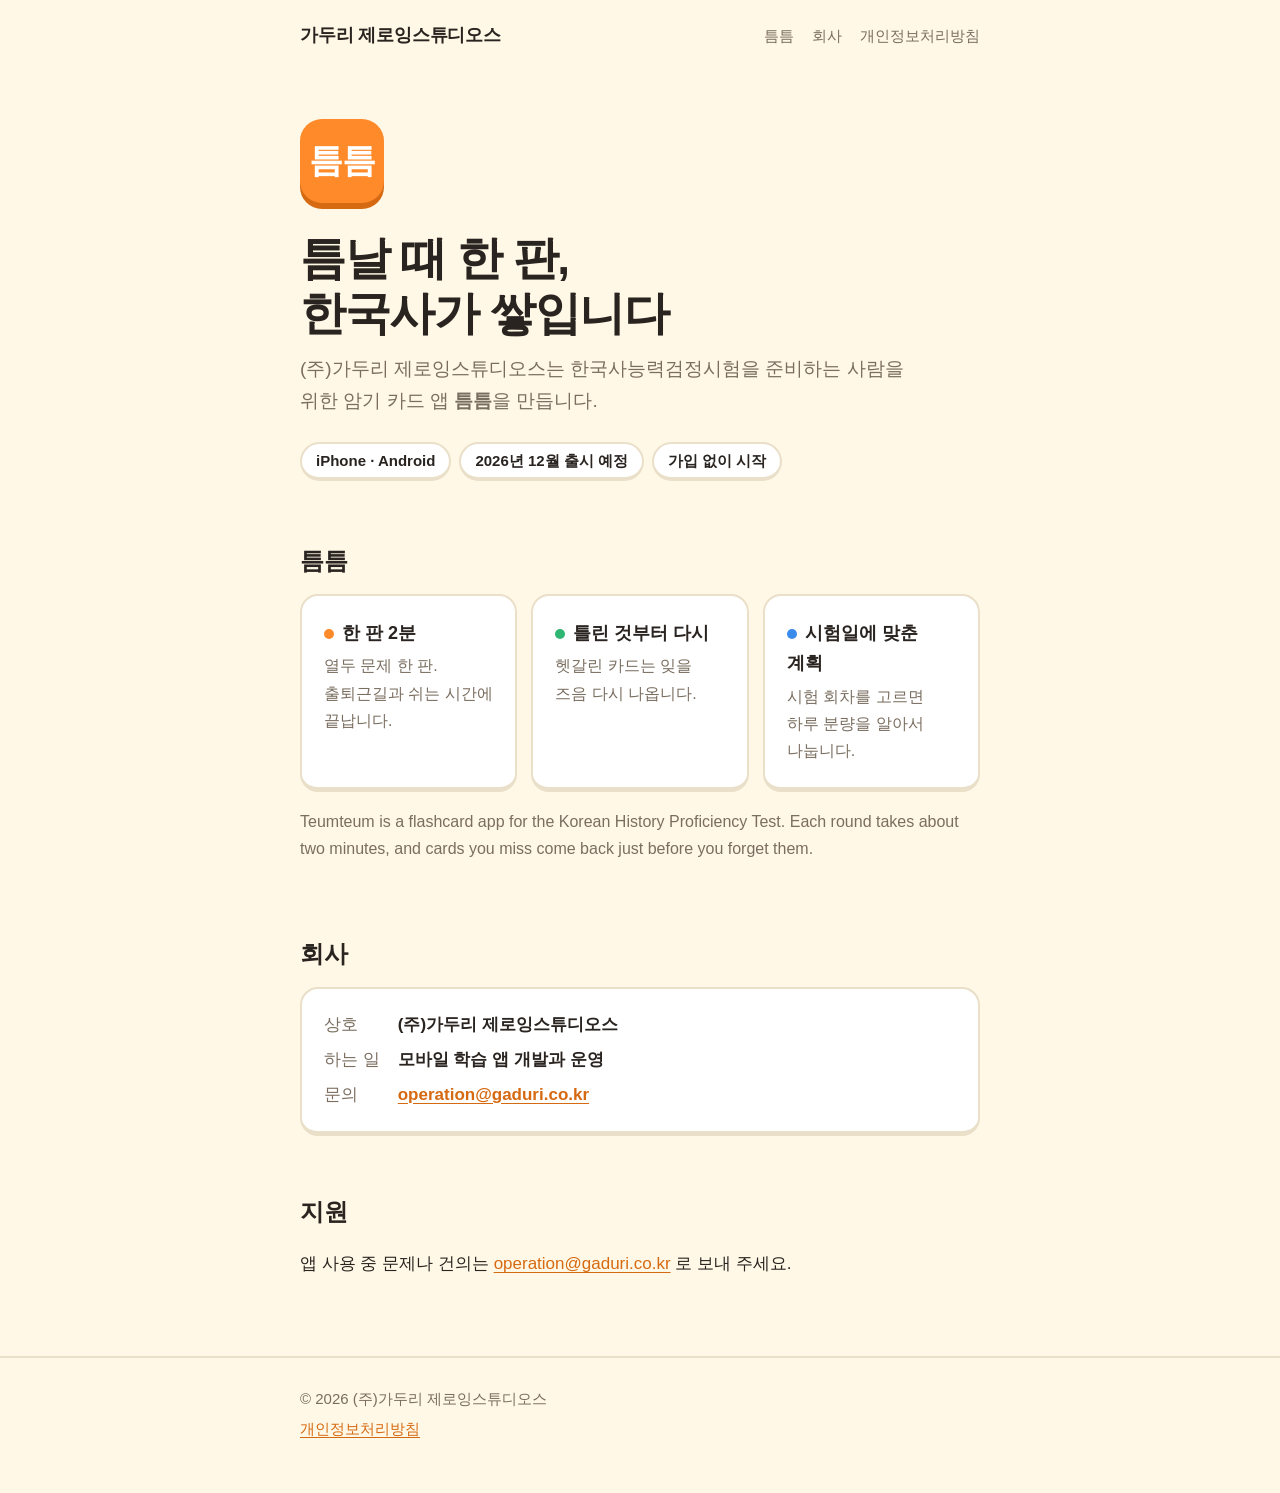
<file: index.html>
<!doctype html>
<html lang="ko">
<head>
<meta charset="utf-8">
<meta name="viewport" content="width=device-width, initial-scale=1">
<title>(주)가두리 제로잉스튜디오스 · 틈틈</title>
<meta name="description" content="(주)가두리 제로잉스튜디오스는 한국사능력검정시험 암기 카드 앱 틈틈을 만듭니다.">
<meta property="og:title" content="틈틈 · (주)가두리 제로잉스튜디오스">
<meta property="og:description" content="틈날 때 한 판, 한국사능력검정시험 암기 카드 앱.">
<meta name="theme-color" content="#FFF8E6">
<link rel="stylesheet" href="style.css">
</head>
<body>
<header class="top">
  <div class="wrap">
    <a class="brand" href="/">가두리 제로잉스튜디오스</a>
    <nav>
      <a href="#app">틈틈</a>
      <a href="#company">회사</a>
      <a href="privacy.html">개인정보처리방침</a>
    </nav>
  </div>
</header>

<main class="wrap">
  <div class="hero">
    <div class="mark" aria-hidden="true">틈틈</div>
    <h1>틈날 때 한 판,<br>한국사가 쌓입니다</h1>
    <p class="lede">(주)가두리 제로잉스튜디오스는 한국사능력검정시험을 준비하는 사람을 위한 암기 카드 앱 <strong>틈틈</strong>을 만듭니다.</p>
    <ul class="chips">
      <li>iPhone · Android</li>
      <li>2026년 12월 출시 예정</li>
      <li>가입 없이 시작</li>
    </ul>
  </div>

  <section id="app">
    <h2>틈틈</h2>
    <div class="grid">
      <div class="card">
        <h3><span class="dot" style="background:var(--accent)"></span>한 판 2분</h3>
        <p>열두 문제 한 판. 출퇴근길과 쉬는 시간에 끝납니다.</p>
      </div>
      <div class="card">
        <h3><span class="dot" style="background:var(--correct)"></span>틀린 것부터 다시</h3>
        <p>헷갈린 카드는 잊을 즈음 다시 나옵니다.</p>
      </div>
      <div class="card">
        <h3><span class="dot" style="background:var(--blue)"></span>시험일에 맞춘 계획</h3>
        <p>시험 회차를 고르면 하루 분량을 알아서 나눕니다.</p>
      </div>
    </div>
    <p class="en">Teumteum is a flashcard app for the Korean History Proficiency Test. Each round takes about two minutes, and cards you miss come back just before you forget them.</p>
  </section>

  <section id="company">
    <h2>회사</h2>
    <div class="card">
      <dl class="info">
        <dt>상호</dt><dd>(주)가두리 제로잉스튜디오스</dd>
        <!-- COMPANY-EN: D&B에 등록된 영문 법인명을 받으면 여기에 <dt>English name</dt><dd>…</dd> 한 줄 추가 -->
        <dt>하는 일</dt><dd>모바일 학습 앱 개발과 운영</dd>
        <dt>문의</dt><dd><a href="mailto:operation@gaduri.co.kr">operation@gaduri.co.kr</a></dd>
      </dl>
    </div>
  </section>

  <section id="support">
    <h2>지원</h2>
    <p>앱 사용 중 문제나 건의는 <a href="mailto:operation@gaduri.co.kr">operation@gaduri.co.kr</a> 로 보내 주세요.</p>
  </section>
</main>

<footer>
  <div class="wrap">
    <p>© 2026 (주)가두리 제로잉스튜디오스</p>
    <p><a href="privacy.html">개인정보처리방침</a></p>
  </div>
</footer>
</body>
</html>
</file>
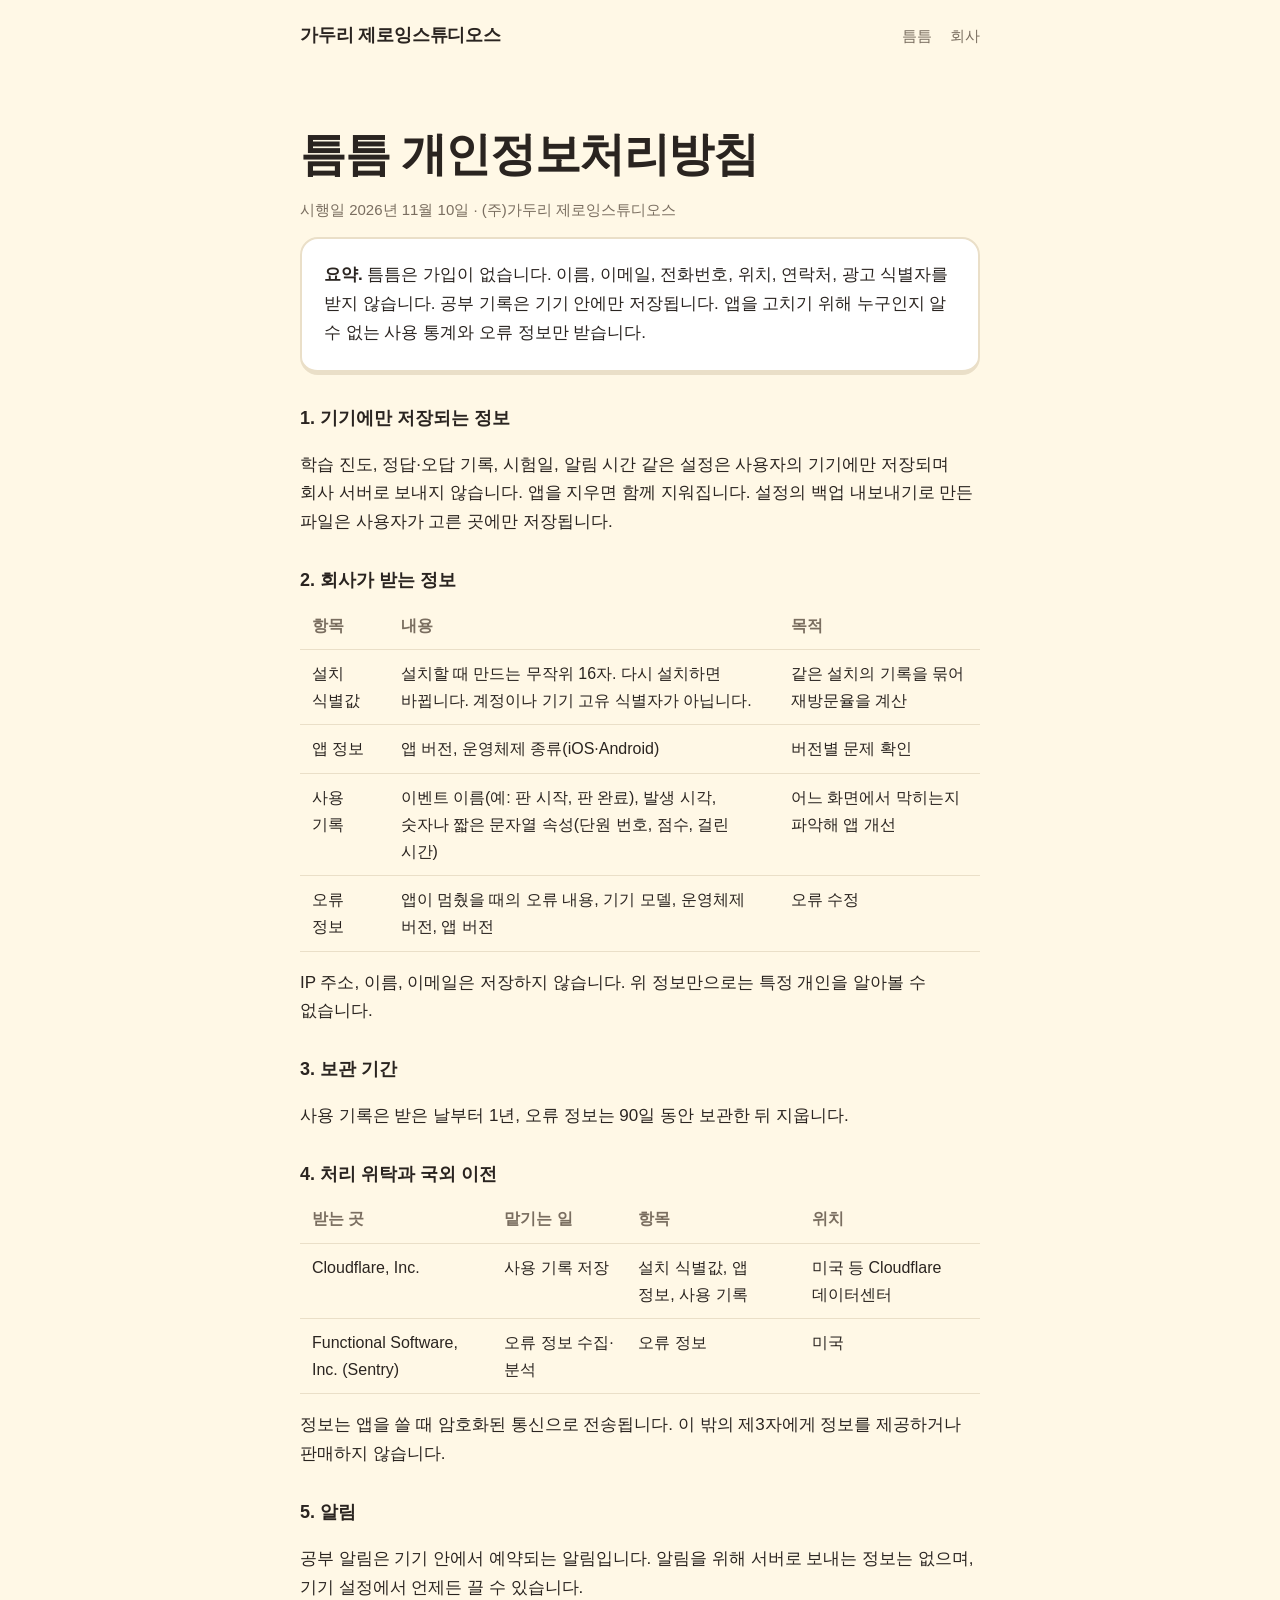
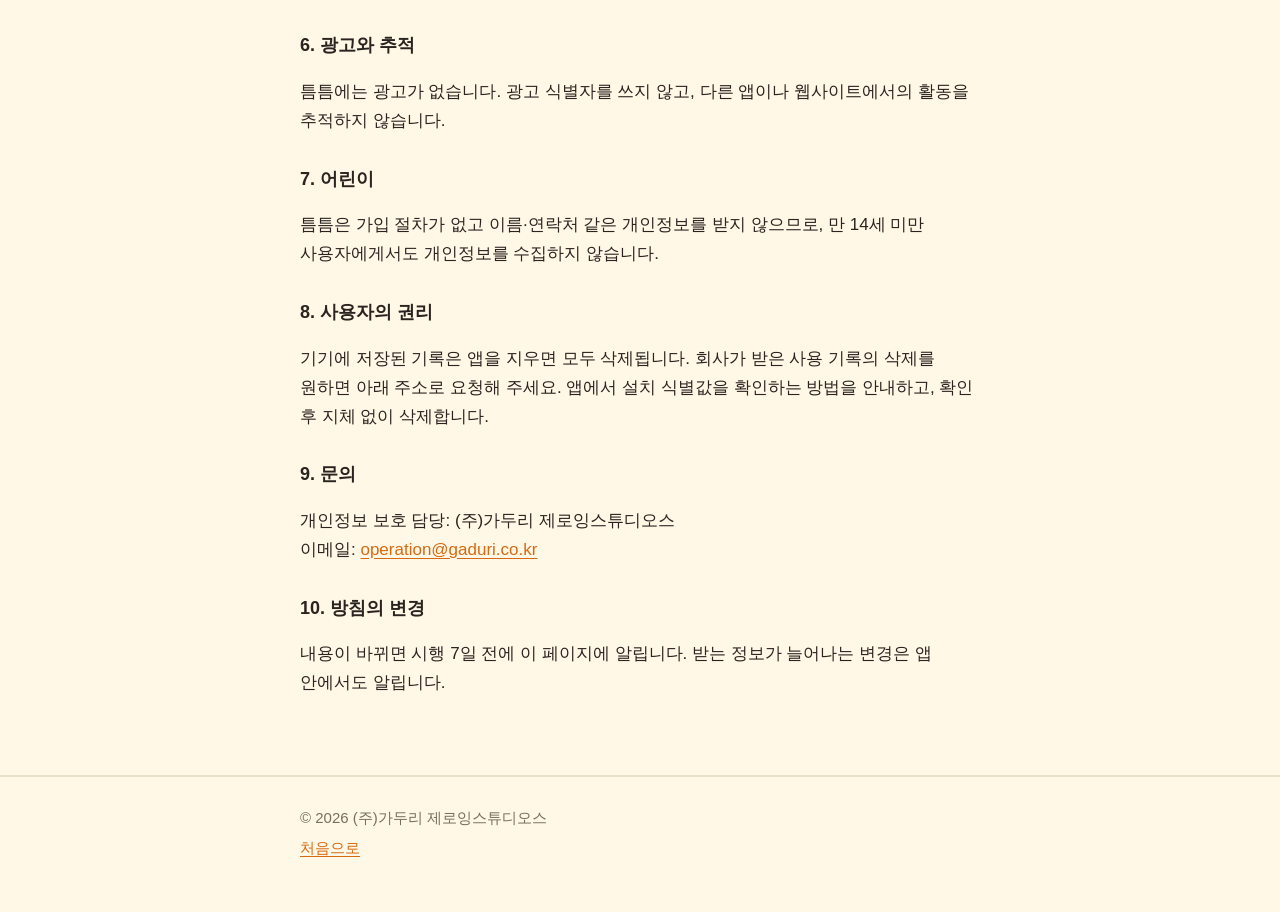
<file: privacy.html>
<!doctype html>
<html lang="ko">
<head>
<meta charset="utf-8">
<meta name="viewport" content="width=device-width, initial-scale=1">
<title>개인정보처리방침 · 틈틈</title>
<meta name="description" content="틈틈 앱의 개인정보처리방침. 가입이 없고 이름·이메일·전화번호를 받지 않습니다.">
<meta name="theme-color" content="#FFF8E6">
<link rel="stylesheet" href="style.css">
</head>
<body>
<header class="top">
  <div class="wrap">
    <a class="brand" href="/">가두리 제로잉스튜디오스</a>
    <nav>
      <a href="/#app">틈틈</a>
      <a href="/#company">회사</a>
    </nav>
  </div>
</header>

<main class="wrap doc">
  <section>
    <h1>틈틈 개인정보처리방침</h1>
    <p class="meta">시행일 2026년 11월 10일 · (주)가두리 제로잉스튜디오스</p>
    <div class="card">
      <p style="margin:0"><strong>요약.</strong> 틈틈은 가입이 없습니다. 이름, 이메일, 전화번호, 위치, 연락처, 광고 식별자를 받지 않습니다. 공부 기록은 기기 안에만 저장됩니다. 앱을 고치기 위해 누구인지 알 수 없는 사용 통계와 오류 정보만 받습니다.</p>
    </div>

    <h3>1. 기기에만 저장되는 정보</h3>
    <p>학습 진도, 정답·오답 기록, 시험일, 알림 시간 같은 설정은 사용자의 기기에만 저장되며 회사 서버로 보내지 않습니다. 앱을 지우면 함께 지워집니다. 설정의 백업 내보내기로 만든 파일은 사용자가 고른 곳에만 저장됩니다.</p>

    <h3>2. 회사가 받는 정보</h3>
    <div class="tablewrap">
      <table>
        <thead><tr><th>항목</th><th>내용</th><th>목적</th></tr></thead>
        <tbody>
          <tr><td>설치 식별값</td><td>설치할 때 만드는 무작위 16자. 다시 설치하면 바뀝니다. 계정이나 기기 고유 식별자가 아닙니다.</td><td>같은 설치의 기록을 묶어 재방문율을 계산</td></tr>
          <tr><td>앱 정보</td><td>앱 버전, 운영체제 종류(iOS·Android)</td><td>버전별 문제 확인</td></tr>
          <tr><td>사용 기록</td><td>이벤트 이름(예: 판 시작, 판 완료), 발생 시각, 숫자나 짧은 문자열 속성(단원 번호, 점수, 걸린 시간)</td><td>어느 화면에서 막히는지 파악해 앱 개선</td></tr>
          <tr><td>오류 정보</td><td>앱이 멈췄을 때의 오류 내용, 기기 모델, 운영체제 버전, 앱 버전</td><td>오류 수정</td></tr>
        </tbody>
      </table>
    </div>
    <p>IP 주소, 이름, 이메일은 저장하지 않습니다. 위 정보만으로는 특정 개인을 알아볼 수 없습니다.</p>

    <h3>3. 보관 기간</h3>
    <p>사용 기록은 받은 날부터 1년, 오류 정보는 90일 동안 보관한 뒤 지웁니다.</p>

    <h3>4. 처리 위탁과 국외 이전</h3>
    <div class="tablewrap">
      <table>
        <thead><tr><th>받는 곳</th><th>맡기는 일</th><th>항목</th><th>위치</th></tr></thead>
        <tbody>
          <tr><td>Cloudflare, Inc.</td><td>사용 기록 저장</td><td>설치 식별값, 앱 정보, 사용 기록</td><td>미국 등 Cloudflare 데이터센터</td></tr>
          <tr><td>Functional Software, Inc. (Sentry)</td><td>오류 정보 수집·분석</td><td>오류 정보</td><td>미국</td></tr>
        </tbody>
      </table>
    </div>
    <p>정보는 앱을 쓸 때 암호화된 통신으로 전송됩니다. 이 밖의 제3자에게 정보를 제공하거나 판매하지 않습니다.</p>

    <h3>5. 알림</h3>
    <p>공부 알림은 기기 안에서 예약되는 알림입니다. 알림을 위해 서버로 보내는 정보는 없으며, 기기 설정에서 언제든 끌 수 있습니다.</p>

    <h3>6. 광고와 추적</h3>
    <p>틈틈에는 광고가 없습니다. 광고 식별자를 쓰지 않고, 다른 앱이나 웹사이트에서의 활동을 추적하지 않습니다.</p>

    <h3>7. 어린이</h3>
    <p>틈틈은 가입 절차가 없고 이름·연락처 같은 개인정보를 받지 않으므로, 만 14세 미만 사용자에게서도 개인정보를 수집하지 않습니다.</p>

    <h3>8. 사용자의 권리</h3>
    <p>기기에 저장된 기록은 앱을 지우면 모두 삭제됩니다. 회사가 받은 사용 기록의 삭제를 원하면 아래 주소로 요청해 주세요. 앱에서 설치 식별값을 확인하는 방법을 안내하고, 확인 후 지체 없이 삭제합니다.</p>

    <h3>9. 문의</h3>
    <p>개인정보 보호 담당: (주)가두리 제로잉스튜디오스<br>이메일: <a href="mailto:operation@gaduri.co.kr">operation@gaduri.co.kr</a></p>

    <h3>10. 방침의 변경</h3>
    <p>내용이 바뀌면 시행 7일 전에 이 페이지에 알립니다. 받는 정보가 늘어나는 변경은 앱 안에서도 알립니다.</p>
  </section>
</main>

<footer>
  <div class="wrap">
    <p>© 2026 (주)가두리 제로잉스튜디오스</p>
    <p><a href="/">처음으로</a></p>
  </div>
</footer>
</body>
</html>
</file>
<file: style.css>
:root {
  --bg: #FFF8E6;
  --card: #FFFFFF;
  --ink: #2A2420;
  --sub: #7A6E60;
  --line: #EADFC8;
  --accent: #FF8A2A;
  --accent-d: #D66A12;
  --gold: #F5C542;
  --correct: #2FB673;
  --blue: #3B8BEB;
}
* { box-sizing: border-box; }
html { -webkit-text-size-adjust: 100%; }
body {
  margin: 0;
  background: var(--bg);
  color: var(--ink);
  font-family: "Pretendard", -apple-system, BlinkMacSystemFont, "Apple SD Gothic Neo", "Noto Sans KR", "Malgun Gothic", "Segoe UI", sans-serif;
  font-size: 17px;
  line-height: 1.7;
  word-break: keep-all;
}
a { color: var(--accent-d); text-underline-offset: 3px; }
.wrap { max-width: 720px; margin: 0 auto; padding: 0 20px; }

header.top { padding: 20px 0; }
header.top .wrap { display: flex; flex-wrap: wrap; align-items: center; justify-content: space-between; gap: 6px 16px; }
.brand { font-weight: 800; font-size: 18px; color: var(--ink); text-decoration: none; letter-spacing: -0.01em; white-space: nowrap; }
nav { display: flex; gap: 18px; white-space: nowrap; }
nav a { font-size: 15px; color: var(--sub); text-decoration: none; }
nav a:hover { color: var(--ink); }

.hero { padding: 48px 0 32px; }
.mark {
  display: inline-flex; align-items: center; justify-content: center;
  width: 84px; height: 84px; border-radius: 22px;
  background: var(--accent); color: #fff;
  font-size: 34px; font-weight: 800; letter-spacing: -0.04em;
  box-shadow: 0 6px 0 var(--accent-d);
}
h1 { font-size: clamp(32px, 7vw, 46px); line-height: 1.2; letter-spacing: -0.03em; margin: 28px 0 12px; text-wrap: balance; }
.lede { font-size: 19px; color: var(--sub); margin: 0; max-width: 34em; }
.chips { display: flex; flex-wrap: wrap; gap: 8px; margin: 24px 0 0; padding: 0; list-style: none; }
.chips li { background: var(--card); border: 2px solid var(--line); border-bottom-width: 4px; border-radius: 999px; padding: 4px 14px; font-size: 15px; font-weight: 600; }

section { padding: 28px 0; }
h2 { font-size: 24px; letter-spacing: -0.02em; margin: 0 0 12px; }
h3 { font-size: 18px; margin: 28px 0 6px; }
.card {
  background: var(--card); border: 2px solid var(--line); border-bottom-width: 5px;
  border-radius: 18px; padding: 22px 22px;
}
.grid { display: grid; gap: 14px; grid-template-columns: repeat(auto-fit, minmax(200px, 1fr)); }
.grid .card h3 { margin: 0 0 4px; }
.grid .card p { margin: 0; color: var(--sub); font-size: 16px; }
.dot { display: inline-block; width: 10px; height: 10px; border-radius: 50%; margin-right: 8px; }

dl.info { display: grid; grid-template-columns: max-content 1fr; gap: 6px 18px; margin: 0; }
dl.info dt { color: var(--sub); }
dl.info dd { margin: 0; font-weight: 600; }

.en { color: var(--sub); font-size: 16px; }

table { width: 100%; border-collapse: collapse; font-size: 16px; }
.tablewrap { overflow-x: auto; }
th, td { text-align: left; vertical-align: top; padding: 10px 12px; border-bottom: 1px solid var(--line); }
th { color: var(--sub); font-weight: 600; white-space: nowrap; }
.doc p, .doc li { max-width: 40em; }
.doc ul { padding-left: 1.2em; }
.meta { color: var(--sub); font-size: 15px; }

footer { margin-top: 32px; padding: 28px 0 48px; border-top: 2px solid var(--line); color: var(--sub); font-size: 15px; }
footer p { margin: 0 0 4px; }
</file>
